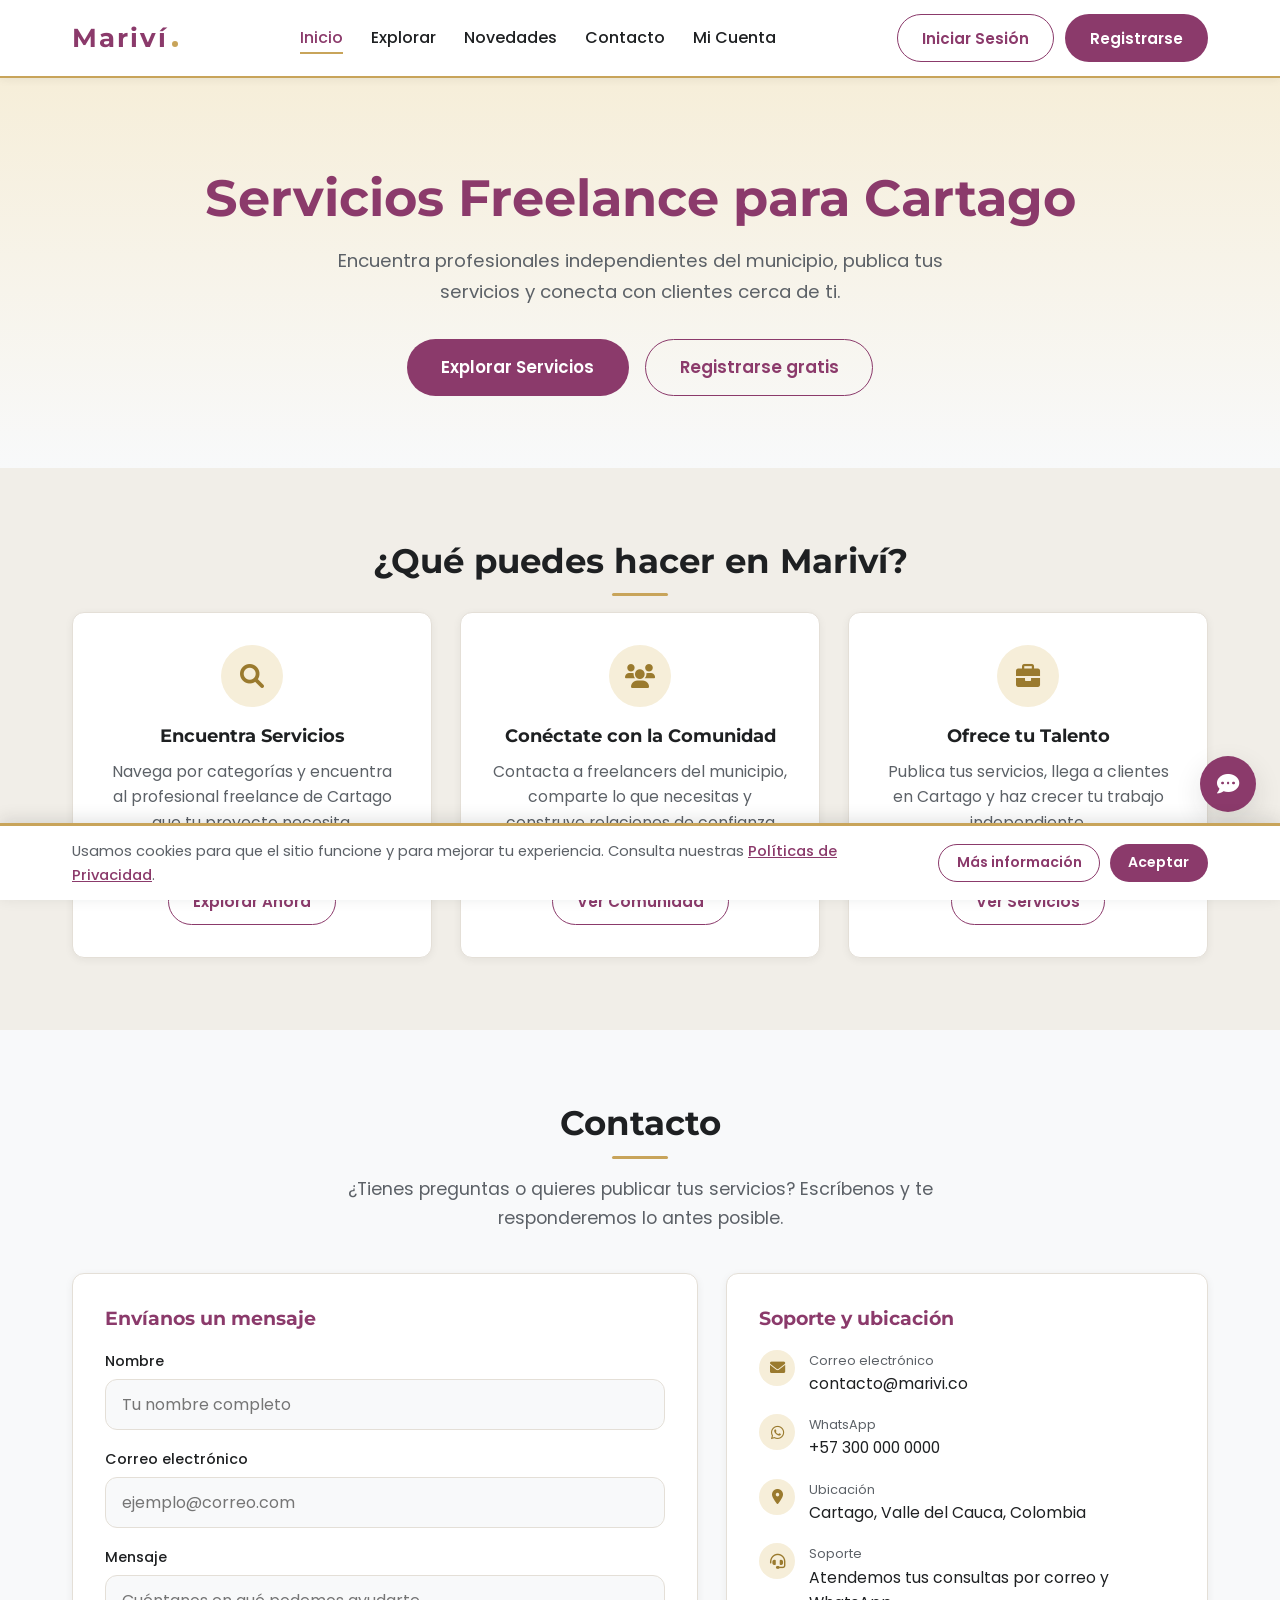
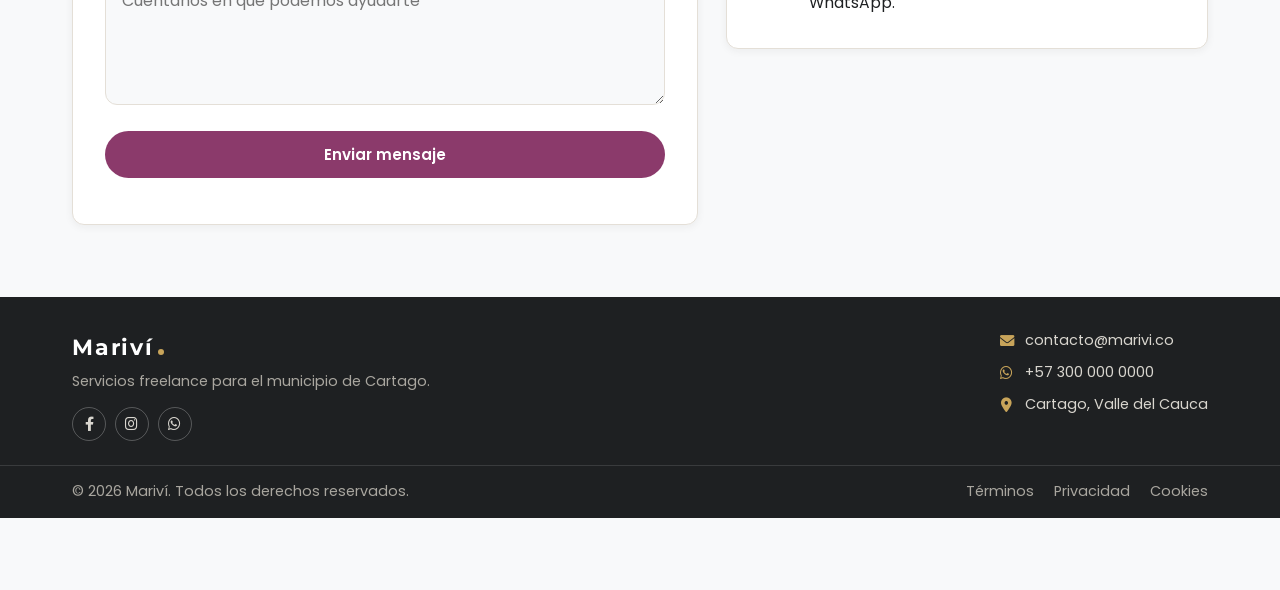
<file: index.html>
<!DOCTYPE html>
<html lang="es">
<head>
    <meta charset="UTF-8">
    <meta name="viewport" content="width=device-width, initial-scale=1.0">
    <title>Mariví - Servicios Freelance en Cartago</title>

    <link href="https://fonts.googleapis.com/css2?family=Montserrat:wght@600;700&family=Poppins:wght@400;500;600&display=swap" rel="stylesheet">
    <link rel="stylesheet" href="https://cdnjs.cloudflare.com/ajax/libs/font-awesome/6.0.0-beta3/css/all.min.css">
    <link rel="stylesheet" href="style.css">
</head>
<body>

    <header class="site-header">
        <div class="container header-inner">
            <a href="index.html" class="brand">Mariví</a>
            <nav class="main-nav">
                <a href="index.html" class="nav-link active" aria-current="page">Inicio</a>
                <a href="explorar.html" class="nav-link">Explorar</a>
                <a href="#novedades" class="nav-link js-open-news">Novedades</a>
                <a href="#contacto" class="nav-link">Contacto</a>
                <a href="perfil.html" class="nav-link">Mi Cuenta</a>
            </nav>
            <div class="header-actions">
                <a href="iniciar_sesion.html" class="btn btn-outline">Iniciar Sesión</a>
                <a href="registro.html" class="btn btn-primary">Registrarse</a>
            </div>
        </div>
    </header>

    <main>
        <section class="hero">
            <div class="container">
                <h1 class="hero-title">Servicios Freelance para Cartago</h1>
                <p class="hero-subtitle">
                    Encuentra profesionales independientes del municipio, publica tus servicios y conecta con clientes cerca de ti.
                </p>
                <div class="hero-buttons">
                    <a href="explorar.html" class="btn btn-primary btn-lg">Explorar Servicios</a>
                    <a href="registro.html" class="btn btn-outline btn-lg">Registrarse gratis</a>
                </div>
            </div>
        </section>

        <section class="section section-alt" id="servicios">
            <div class="container">
                <h2 class="section-title">¿Qué puedes hacer en Mariví?</h2>
                <div class="services-grid">
                    <div class="card service-card">
                        <div class="icon-container"><i class="fas fa-search"></i></div>
                        <h3>Encuentra Servicios</h3>
                        <p>Navega por categorías y encuentra al profesional freelance de Cartago que tu proyecto necesita.</p>
                        <a href="explorar.html" class="btn btn-outline">Explorar Ahora</a>
                    </div>

                    <div class="card service-card">
                        <div class="icon-container"><i class="fas fa-users"></i></div>
                        <h3>Conéctate con la Comunidad</h3>
                        <p>Contacta a freelancers del municipio, comparte lo que necesitas y construye relaciones de confianza cerca de ti.</p>
                        <a href="#contacto" class="btn btn-outline">Ver Comunidad</a>
                    </div>

                    <div class="card service-card">
                        <div class="icon-container"><i class="fas fa-briefcase"></i></div>
                        <h3>Ofrece tu Talento</h3>
                        <p>Publica tus servicios, llega a clientes en Cartago y haz crecer tu trabajo independiente.</p>
                        <a href="registro.html" class="btn btn-outline">Ver Servicios</a>
                    </div>
                </div>
            </div>
        </section>

        <section class="section" id="contacto">
            <div class="container">
                <h2 class="section-title">Contacto</h2>
                <p class="section-subtitle">¿Tienes preguntas o quieres publicar tus servicios? Escríbenos y te responderemos lo antes posible.</p>

                <div class="contact-grid">
                    <div class="card contact-card">
                        <h3>Envíanos un mensaje</h3>
                        <form id="contact-form" novalidate>
                            <div class="form-group">
                                <label for="contact-name">Nombre</label>
                                <input type="text" id="contact-name" name="nombre" class="form-control" placeholder="Tu nombre completo" required>
                            </div>
                            <div class="form-group">
                                <label for="contact-email">Correo electrónico</label>
                                <input type="email" id="contact-email" name="correo" class="form-control" placeholder="ejemplo@correo.com" required>
                            </div>
                            <div class="form-group">
                                <label for="contact-message">Mensaje</label>
                                <textarea id="contact-message" name="mensaje" class="form-control" placeholder="Cuéntanos en qué podemos ayudarte" required></textarea>
                            </div>
                            <button type="submit" class="btn btn-primary btn-block">Enviar mensaje</button>
                            <p class="form-status" id="contact-status" role="status" aria-live="polite"></p>
                        </form>
                    </div>

                    <div class="card contact-card">
                        <h3>Soporte y ubicación</h3>
                        <ul class="info-list">
                            <li>
                                <i class="fas fa-envelope"></i>
                                <span><small>Correo electrónico</small><a href="mailto:contacto@marivi.co">contacto@marivi.co</a></span>
                            </li>
                            <li>
                                <i class="fab fa-whatsapp"></i>
                                <span><small>WhatsApp</small><a href="https://wa.me/573000000000" target="_blank" rel="noopener">+57 300 000 0000</a></span>
                            </li>
                            <li>
                                <i class="fas fa-map-marker-alt"></i>
                                <span><small>Ubicación</small>Cartago, Valle del Cauca, Colombia</span>
                            </li>
                            <li>
                                <i class="fas fa-headset"></i>
                                <span><small>Soporte</small>Atendemos tus consultas por correo y WhatsApp.</span>
                            </li>
                        </ul>
                    </div>
                </div>
            </div>
        </section>
    </main>

    <footer class="site-footer">
        <div class="container footer-inner">
            <div class="footer-brand">
                <a href="index.html" class="brand">Mariví</a>
                <p>Servicios freelance para el municipio de Cartago.</p>
                <div class="footer-social">
                    <a href="#" aria-label="Facebook"><i class="fab fa-facebook-f"></i></a>
                    <a href="#" aria-label="Instagram"><i class="fab fa-instagram"></i></a>
                    <a href="https://wa.me/573000000000" target="_blank" rel="noopener" aria-label="WhatsApp"><i class="fab fa-whatsapp"></i></a>
                </div>
            </div>
            <ul class="footer-contact">
                <li><i class="fas fa-envelope"></i><a href="mailto:contacto@marivi.co">contacto@marivi.co</a></li>
                <li><i class="fab fa-whatsapp"></i><a href="https://wa.me/573000000000" target="_blank" rel="noopener">+57 300 000 0000</a></li>
                <li><i class="fas fa-map-marker-alt"></i><span>Cartago, Valle del Cauca</span></li>
            </ul>
        </div>
        <div class="footer-bottom">
            <div class="container footer-bottom-inner">
                <span>&copy; 2026 Mariví. Todos los derechos reservados.</span>
                <nav>
                    <a href="#" class="js-open-policy">Términos</a>
                    <a href="#" class="js-open-policy">Privacidad</a>
                    <a href="#" class="js-open-policy">Cookies</a>
                </nav>
            </div>
        </div>
    </footer>

    <div id="productsNewsPopup" class="popup-container" role="dialog" aria-modal="true" aria-label="Novedades">
        <div class="popup-content">
            <button type="button" class="back-btn js-close-news">&lt; Volver a la página principal</button>
            <button type="button" class="close-btn js-close-news" aria-label="Cerrar">&times;</button>

            <div class="popup-section">
                <h2 class="popup-section-title">Servicios Destacados</h2>
                <div class="products-grid">
                    <article class="card product-card">
                        <div class="card-media"><i class="fas fa-palette"></i></div>
                        <div class="card-body">
                            <h3>Diseño Gráfico</h3>
                            <p>Servicios freelance en Cartago</p>
                        </div>
                    </article>
                    <article class="card product-card">
                        <div class="card-media"><i class="fas fa-camera"></i></div>
                        <div class="card-body">
                            <h3>Fotografía y Video</h3>
                            <p>Servicios freelance en Cartago</p>
                        </div>
                    </article>
                    <article class="card product-card">
                        <div class="card-media"><i class="fas fa-bullhorn"></i></div>
                        <div class="card-body">
                            <h3>Marketing Digital</h3>
                            <p>Servicios freelance en Cartago</p>
                        </div>
                    </article>
                    <article class="card product-card">
                        <div class="card-media"><i class="fas fa-laptop-code"></i></div>
                        <div class="card-body">
                            <h3>Desarrollo Web</h3>
                            <p>Servicios freelance en Cartago</p>
                        </div>
                    </article>
                </div>
            </div>

            <div class="popup-section">
                <h2 class="popup-section-title">Novedades y Anuncios</h2>
                <div class="news-grid">
                    <article class="card news-card">
                        <div class="card-media"><i class="fas fa-newspaper"></i></div>
                        <div class="card-body">
                            <h3>Nuevos servicios disponibles en Mariví</h3>
                            <p>Cada semana se suman freelancers y categorías para atender las necesidades del municipio.</p>
                        </div>
                    </article>
                    <article class="card news-card">
                        <div class="card-media"><i class="fas fa-handshake"></i></div>
                        <div class="card-body">
                            <h3>Cómo contratar a un freelancer en Cartago</h3>
                            <p>Consejos prácticos para definir tu proyecto y elegir al profesional adecuado.</p>
                        </div>
                    </article>
                    <article class="card news-card">
                        <div class="card-media"><i class="fas fa-lightbulb"></i></div>
                        <div class="card-body">
                            <h3>Consejos para ofrecer tu servicio</h3>
                            <p>Aprende a presentar tu trabajo y a destacar frente a otros clientes locales.</p>
                        </div>
                    </article>
                </div>
            </div>
        </div>
    </div>

    <script src="script.js"></script>
</body>
</html>
</file>
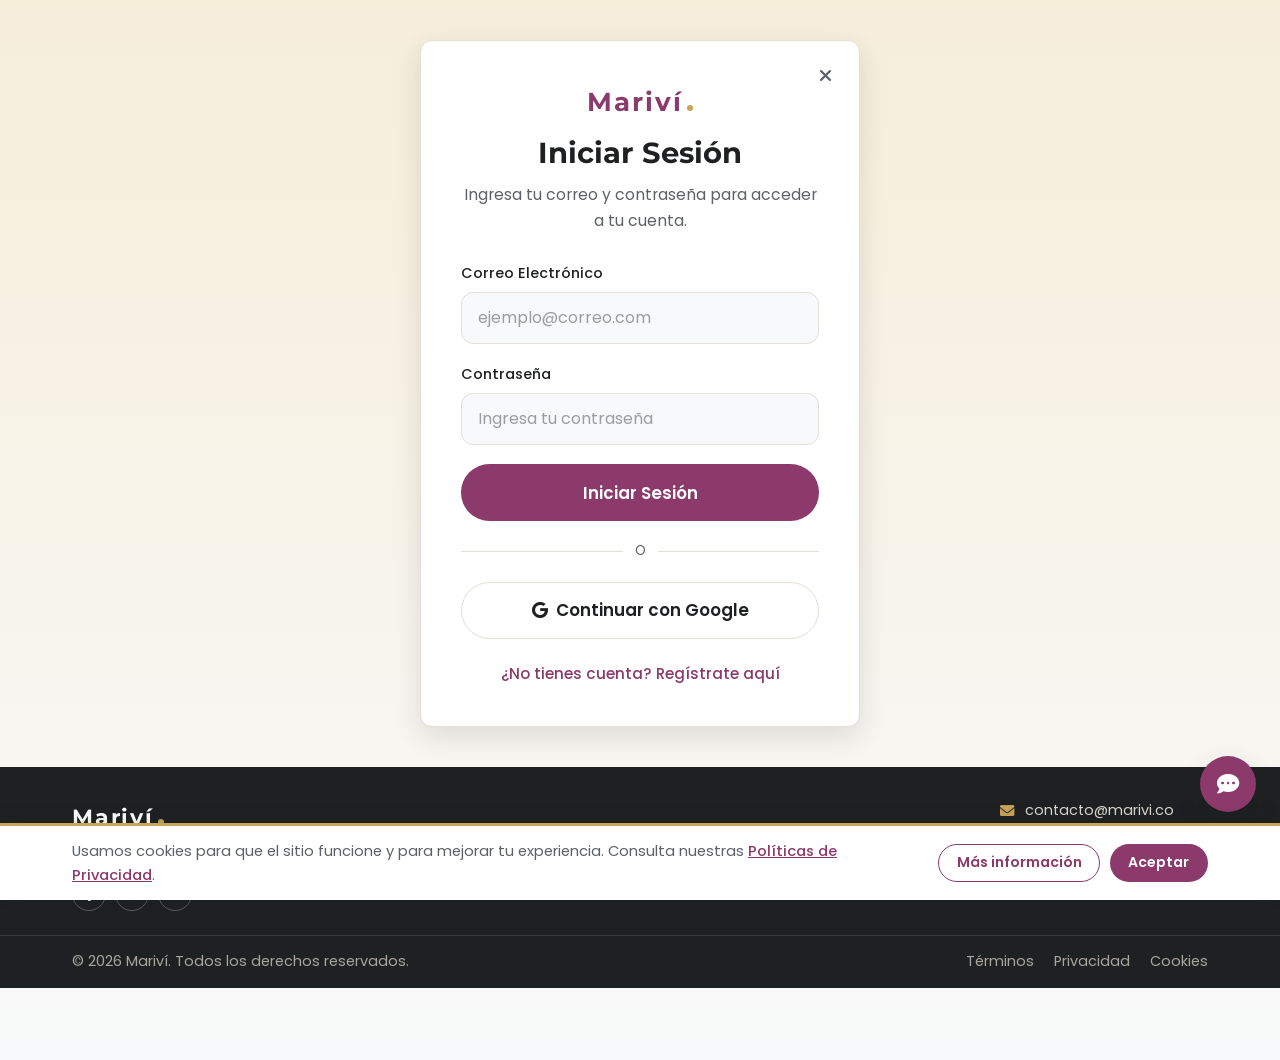
<file: iniciar_sesion.html>
<!DOCTYPE html>
<html lang="es">
<head>
    <meta charset="UTF-8">
    <meta name="viewport" content="width=device-width, initial-scale=1.0">
    <title>Mariví - Iniciar Sesión</title>

    <link href="https://fonts.googleapis.com/css2?family=Montserrat:wght@600;700&family=Poppins:wght@400;500;600&display=swap" rel="stylesheet">
    <link rel="stylesheet" href="https://cdnjs.cloudflare.com/ajax/libs/font-awesome/6.0.0-beta3/css/all.min.css">
    <link rel="stylesheet" href="style.css">
</head>
<body class="auth-page">

    <main class="auth-main">
        <div class="auth-card">
            <a href="index.html" class="auth-close" aria-label="Cerrar">
                <i class="fas fa-times"></i>
            </a>

            <a href="index.html" class="brand">Mariví</a>
            <h1 class="auth-title">Iniciar Sesión</h1>
            <p class="auth-subtitle">Ingresa tu correo y contraseña para acceder a tu cuenta.</p>

            <form action="iniciar_sesion.php" method="POST">
                <div class="input-group">
                    <label for="email">Correo Electrónico</label>
                    <input type="email" id="email" name="email" class="auth-input" placeholder="ejemplo@correo.com" required>
                </div>

                <div class="input-group">
                    <label for="password">Contraseña</label>
                    <input type="password" id="password" name="password" class="auth-input" placeholder="Ingresa tu contraseña" required>
                </div>

                <button type="submit" class="btn btn-primary btn-lg btn-block">Iniciar Sesión</button>
            </form>

            <p class="auth-divider">O</p>

            <button type="button" class="btn btn-google btn-lg">
                <i class="fab fa-google"></i> Continuar con Google
            </button>

            <a href="registro.html" class="auth-link">¿No tienes cuenta? Regístrate aquí</a>
        </div>
    </main>

    <footer class="site-footer">
        <div class="container footer-inner">
            <div class="footer-brand">
                <a href="index.html" class="brand">Mariví</a>
                <p>Servicios freelance para el municipio de Cartago.</p>
                <div class="footer-social">
                    <a href="#" aria-label="Facebook"><i class="fab fa-facebook-f"></i></a>
                    <a href="#" aria-label="Instagram"><i class="fab fa-instagram"></i></a>
                    <a href="https://wa.me/573000000000" target="_blank" rel="noopener" aria-label="WhatsApp"><i class="fab fa-whatsapp"></i></a>
                </div>
            </div>
            <ul class="footer-contact">
                <li><i class="fas fa-envelope"></i><a href="mailto:contacto@marivi.co">contacto@marivi.co</a></li>
                <li><i class="fab fa-whatsapp"></i><a href="https://wa.me/573000000000" target="_blank" rel="noopener">+57 300 000 0000</a></li>
                <li><i class="fas fa-map-marker-alt"></i><span>Cartago, Valle del Cauca</span></li>
            </ul>
        </div>
        <div class="footer-bottom">
            <div class="container footer-bottom-inner">
                <span>&copy; 2026 Mariví. Todos los derechos reservados.</span>
                <nav>
                    <a href="#">Términos</a>
                    <a href="#">Privacidad</a>
                    <a href="#" class="js-open-cookies">Cookies</a>
                </nav>
            </div>
        </div>
    </footer>

    <script src="script.js"></script>
</body>
</html>
</file>
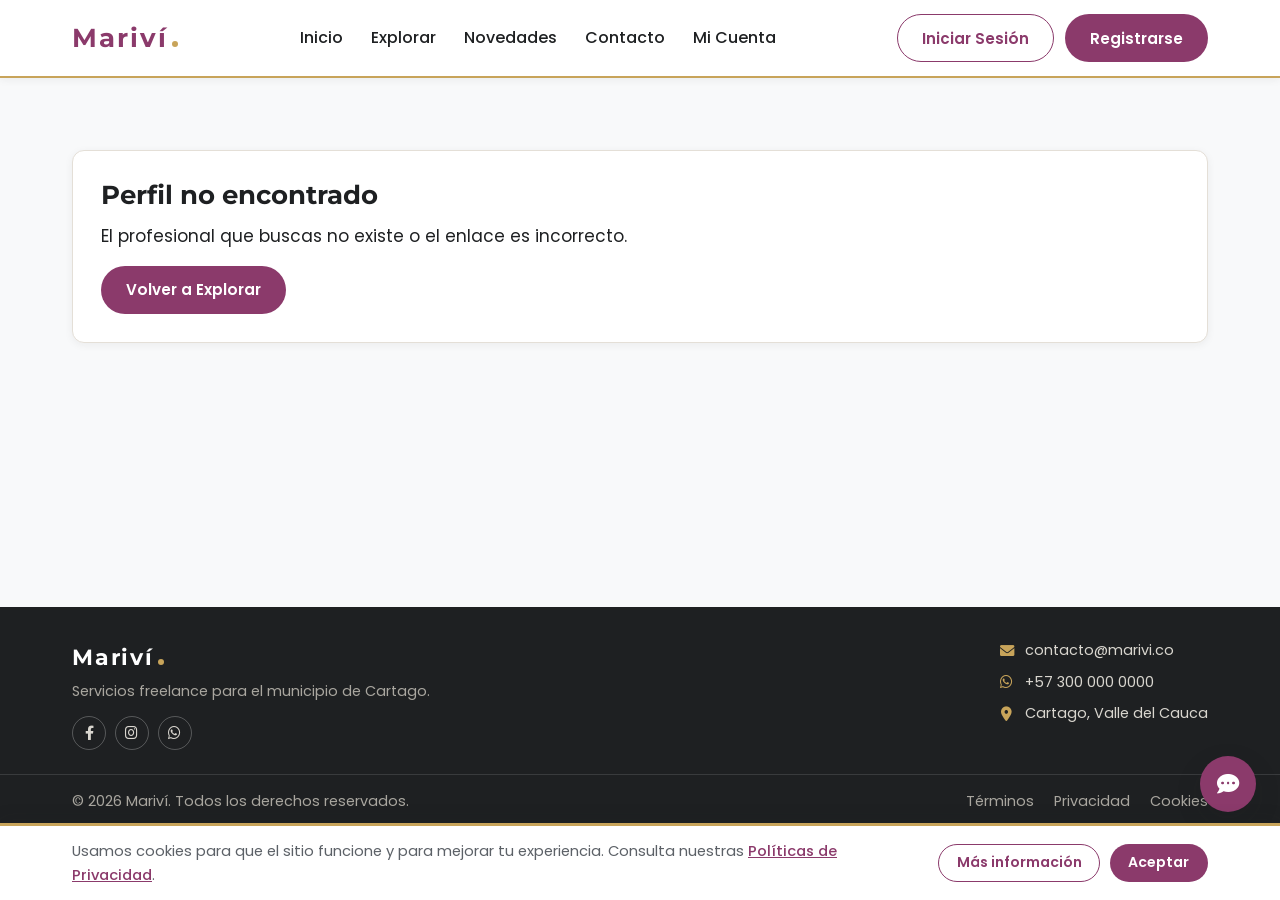
<file: perfil-publico.html>
<!DOCTYPE html>
<html lang="es">
<head>
    <meta charset="UTF-8">
    <meta name="viewport" content="width=device-width, initial-scale=1.0">
    <title>Mariví - Perfil</title>

    <link href="https://fonts.googleapis.com/css2?family=Montserrat:wght@600;700&family=Poppins:wght@400;500;600&display=swap" rel="stylesheet">
    <link rel="stylesheet" href="https://cdnjs.cloudflare.com/ajax/libs/font-awesome/6.0.0-beta3/css/all.min.css">
    <link rel="stylesheet" href="style.css">
</head>
<body>

    <header class="site-header">
        <div class="container header-inner">
            <a href="index.html" class="brand">Mariví</a>
            <nav class="main-nav">
                <a href="index.html" class="nav-link">Inicio</a>
                <a href="explorar.html" class="nav-link">Explorar</a>
                <a href="index.html#novedades" class="nav-link">Novedades</a>
                <a href="index.html#contacto" class="nav-link">Contacto</a>
                <a href="perfil.html" class="nav-link">Mi Cuenta</a>
            </nav>
            <div class="header-actions">
                <a href="iniciar_sesion.html" class="btn btn-outline">Iniciar Sesión</a>
                <a href="registro.html" class="btn btn-primary">Registrarse</a>
            </div>
        </div>
    </header>

    <main>
        <section class="section">
            <div class="container" id="public-profile"></div>
        </section>
    </main>

    <footer class="site-footer">
        <div class="container footer-inner">
            <div class="footer-brand">
                <a href="index.html" class="brand">Mariví</a>
                <p>Servicios freelance para el municipio de Cartago.</p>
                <div class="footer-social">
                    <a href="#" aria-label="Facebook"><i class="fab fa-facebook-f"></i></a>
                    <a href="#" aria-label="Instagram"><i class="fab fa-instagram"></i></a>
                    <a href="https://wa.me/573000000000" target="_blank" rel="noopener" aria-label="WhatsApp"><i class="fab fa-whatsapp"></i></a>
                </div>
            </div>
            <ul class="footer-contact">
                <li><i class="fas fa-envelope"></i><a href="mailto:contacto@marivi.co">contacto@marivi.co</a></li>
                <li><i class="fab fa-whatsapp"></i><a href="https://wa.me/573000000000" target="_blank" rel="noopener">+57 300 000 0000</a></li>
                <li><i class="fas fa-map-marker-alt"></i><span>Cartago, Valle del Cauca</span></li>
            </ul>
        </div>
        <div class="footer-bottom">
            <div class="container footer-bottom-inner">
                <span>&copy; 2026 Mariví. Todos los derechos reservados.</span>
                <nav>
                    <a href="#" class="js-open-policy">Términos</a>
                    <a href="#" class="js-open-policy">Privacidad</a>
                    <a href="#" class="js-open-policy">Cookies</a>
                </nav>
            </div>
        </div>
    </footer>

    <script src="script.js"></script>
</body>
</html>
</file>
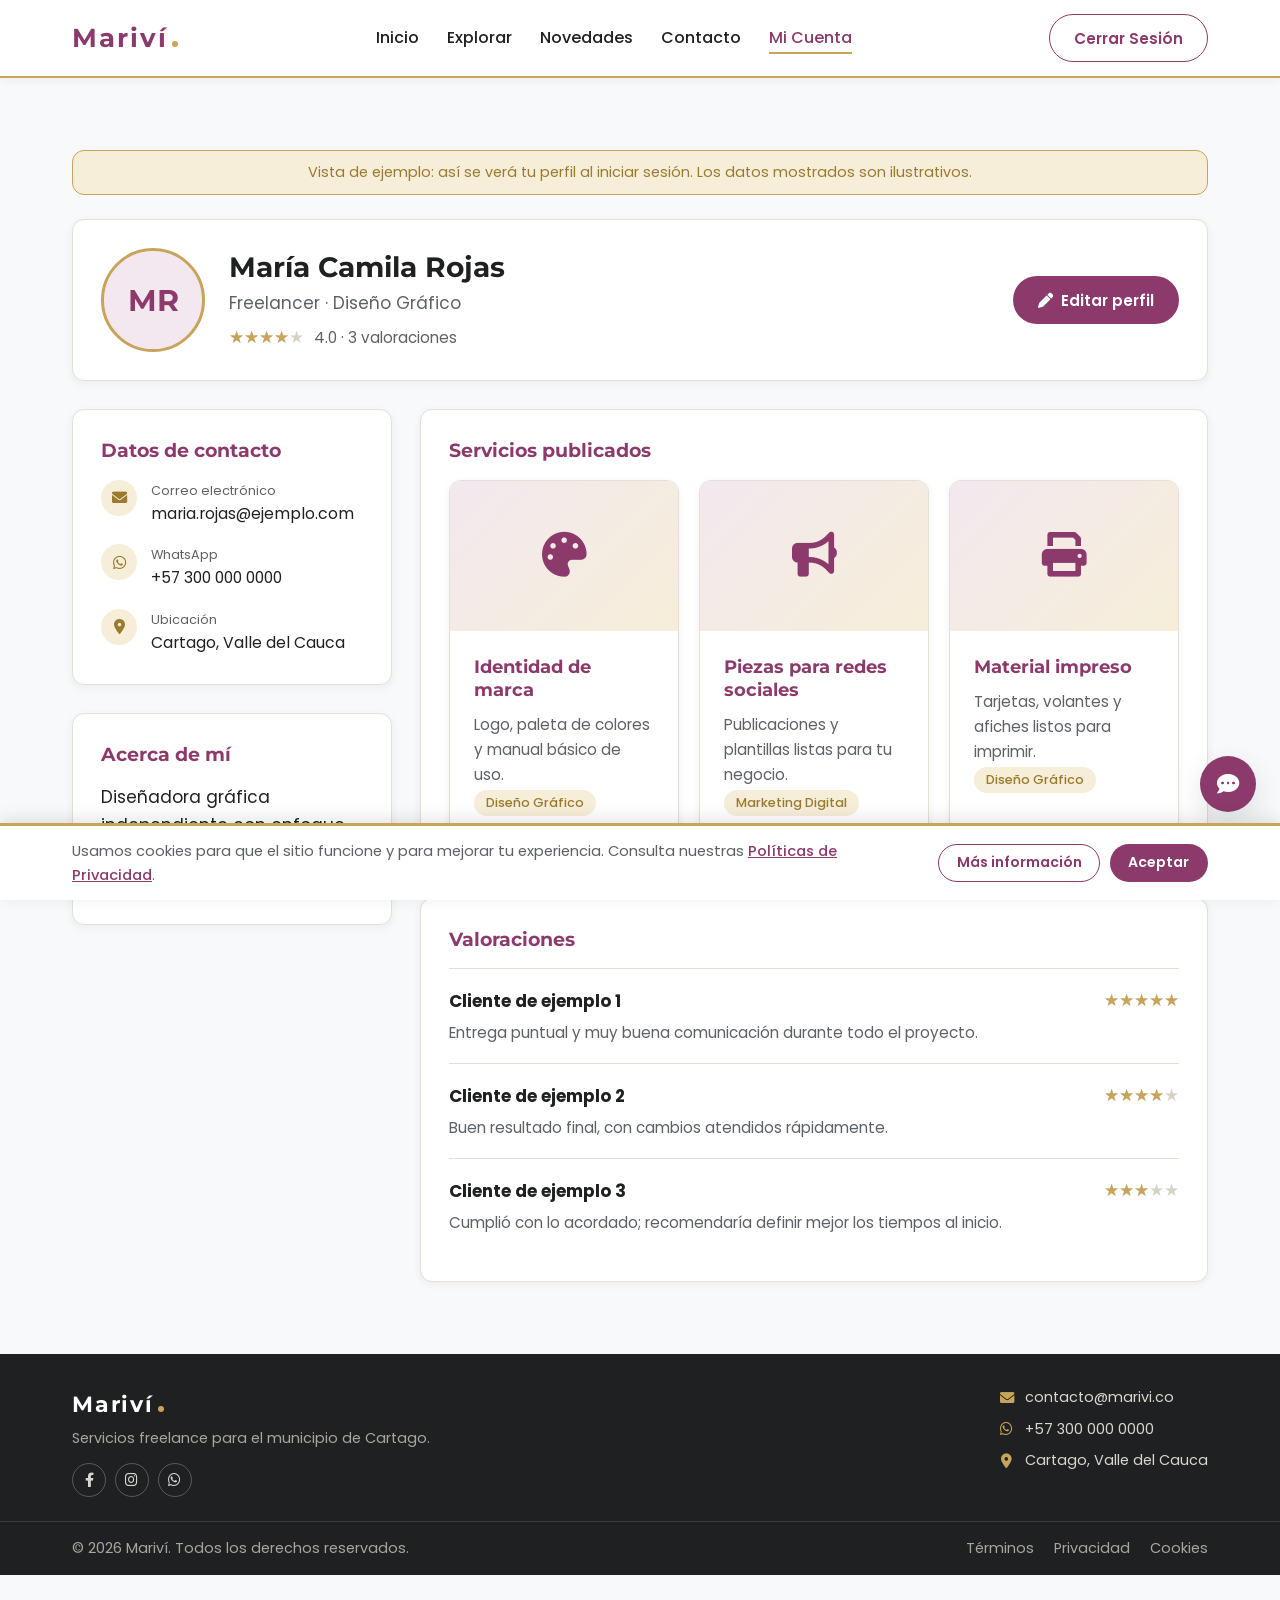
<file: perfil.html>
<!DOCTYPE html>
<html lang="es">
<head>
    <meta charset="UTF-8">
    <meta name="viewport" content="width=device-width, initial-scale=1.0">
    <title>Mariví - Mi Cuenta</title>

    <link href="https://fonts.googleapis.com/css2?family=Montserrat:wght@600;700&family=Poppins:wght@400;500;600&display=swap" rel="stylesheet">
    <link rel="stylesheet" href="https://cdnjs.cloudflare.com/ajax/libs/font-awesome/6.0.0-beta3/css/all.min.css">
    <link rel="stylesheet" href="style.css">
</head>
<body>

    <header class="site-header">
        <div class="container header-inner">
            <a href="index.html" class="brand">Mariví</a>
            <nav class="main-nav">
                <a href="index.html" class="nav-link">Inicio</a>
                <a href="explorar.html" class="nav-link">Explorar</a>
                <a href="index.html#novedades" class="nav-link">Novedades</a>
                <a href="index.html#contacto" class="nav-link">Contacto</a>
                <a href="perfil.html" class="nav-link active" aria-current="page">Mi Cuenta</a>
            </nav>
            <div class="header-actions">
                <a href="index.html" class="btn btn-outline">Cerrar Sesión</a>
            </div>
        </div>
    </header>

    <main>
        <section class="section">
            <div class="container">
                <p class="demo-note">Vista de ejemplo: así se verá tu perfil al iniciar sesión. Los datos mostrados son ilustrativos.</p>

                <div class="card profile-head">
                    <div class="avatar" aria-label="Foto de perfil">MR</div>
                    <div class="profile-meta">
                        <h1 data-editable>María Camila Rojas</h1>
                        <p class="profile-role" data-editable>Freelancer · Diseño Gráfico</p>
                        <div class="rating-summary">
                            <span class="stars" style="--pct: 80%" role="img" aria-label="4.0 de 5 estrellas"></span>
                            <span>4.0 · 3 valoraciones</span>
                        </div>
                    </div>
                    <button type="button" id="edit-profile-btn" class="btn btn-primary"><i class="fas fa-pen"></i> <span>Editar perfil</span></button>
                </div>

                <div class="profile-grid">
                    <aside class="profile-side">
                        <div class="card profile-block">
                            <h2>Datos de contacto</h2>
                            <ul class="info-list">
                                <li><i class="fas fa-envelope"></i><span><small>Correo electrónico</small><span data-editable>maria.rojas@ejemplo.com</span></span></li>
                                <li><i class="fab fa-whatsapp"></i><span><small>WhatsApp</small><span data-editable>+57 300 000 0000</span></span></li>
                                <li><i class="fas fa-map-marker-alt"></i><span><small>Ubicación</small><span data-editable>Cartago, Valle del Cauca</span></span></li>
                            </ul>
                        </div>
                        <div class="card profile-block">
                            <h2>Acerca de mí</h2>
                            <p data-editable>Diseñadora gráfica independiente con enfoque en identidad visual para negocios locales de Cartago.</p>
                        </div>
                    </aside>

                    <div class="profile-main">
                        <div class="card profile-block">
                            <h2>Servicios publicados</h2>
                            <div class="profile-services">
                                <article class="card">
                                    <div class="card-media"><i class="fas fa-palette"></i></div>
                                    <div class="card-body">
                                        <h3>Identidad de marca</h3>
                                        <p>Logo, paleta de colores y manual básico de uso.</p>
                                        <span class="tag">Diseño Gráfico</span>
                                    </div>
                                </article>
                                <article class="card">
                                    <div class="card-media"><i class="fas fa-bullhorn"></i></div>
                                    <div class="card-body">
                                        <h3>Piezas para redes sociales</h3>
                                        <p>Publicaciones y plantillas listas para tu negocio.</p>
                                        <span class="tag">Marketing Digital</span>
                                    </div>
                                </article>
                                <article class="card">
                                    <div class="card-media"><i class="fas fa-print"></i></div>
                                    <div class="card-body">
                                        <h3>Material impreso</h3>
                                        <p>Tarjetas, volantes y afiches listos para imprimir.</p>
                                        <span class="tag">Diseño Gráfico</span>
                                    </div>
                                </article>
                            </div>
                        </div>

                        <div class="card profile-block">
                            <h2>Valoraciones</h2>
                            <div class="review">
                                <div class="review-head">
                                    <strong>Cliente de ejemplo 1</strong>
                                    <span class="stars" style="--pct: 100%" role="img" aria-label="5 de 5 estrellas"></span>
                                </div>
                                <p>Entrega puntual y muy buena comunicación durante todo el proyecto.</p>
                            </div>
                            <div class="review">
                                <div class="review-head">
                                    <strong>Cliente de ejemplo 2</strong>
                                    <span class="stars" style="--pct: 80%" role="img" aria-label="4 de 5 estrellas"></span>
                                </div>
                                <p>Buen resultado final, con cambios atendidos rápidamente.</p>
                            </div>
                            <div class="review">
                                <div class="review-head">
                                    <strong>Cliente de ejemplo 3</strong>
                                    <span class="stars" style="--pct: 60%" role="img" aria-label="3 de 5 estrellas"></span>
                                </div>
                                <p>Cumplió con lo acordado; recomendaría definir mejor los tiempos al inicio.</p>
                            </div>
                        </div>
                    </div>
                </div>
            </div>
        </section>
    </main>

    <footer class="site-footer">
        <div class="container footer-inner">
            <div class="footer-brand">
                <a href="index.html" class="brand">Mariví</a>
                <p>Servicios freelance para el municipio de Cartago.</p>
                <div class="footer-social">
                    <a href="#" aria-label="Facebook"><i class="fab fa-facebook-f"></i></a>
                    <a href="#" aria-label="Instagram"><i class="fab fa-instagram"></i></a>
                    <a href="https://wa.me/573000000000" target="_blank" rel="noopener" aria-label="WhatsApp"><i class="fab fa-whatsapp"></i></a>
                </div>
            </div>
            <ul class="footer-contact">
                <li><i class="fas fa-envelope"></i><a href="mailto:contacto@marivi.co">contacto@marivi.co</a></li>
                <li><i class="fab fa-whatsapp"></i><a href="https://wa.me/573000000000" target="_blank" rel="noopener">+57 300 000 0000</a></li>
                <li><i class="fas fa-map-marker-alt"></i><span>Cartago, Valle del Cauca</span></li>
            </ul>
        </div>
        <div class="footer-bottom">
            <div class="container footer-bottom-inner">
                <span>&copy; 2026 Mariví. Todos los derechos reservados.</span>
                <nav>
                    <a href="#" class="js-open-policy">Términos</a>
                    <a href="#" class="js-open-policy">Privacidad</a>
                    <a href="#" class="js-open-policy">Cookies</a>
                </nav>
            </div>
        </div>
    </footer>

    <script src="script.js"></script>
</body>
</html>
</file>
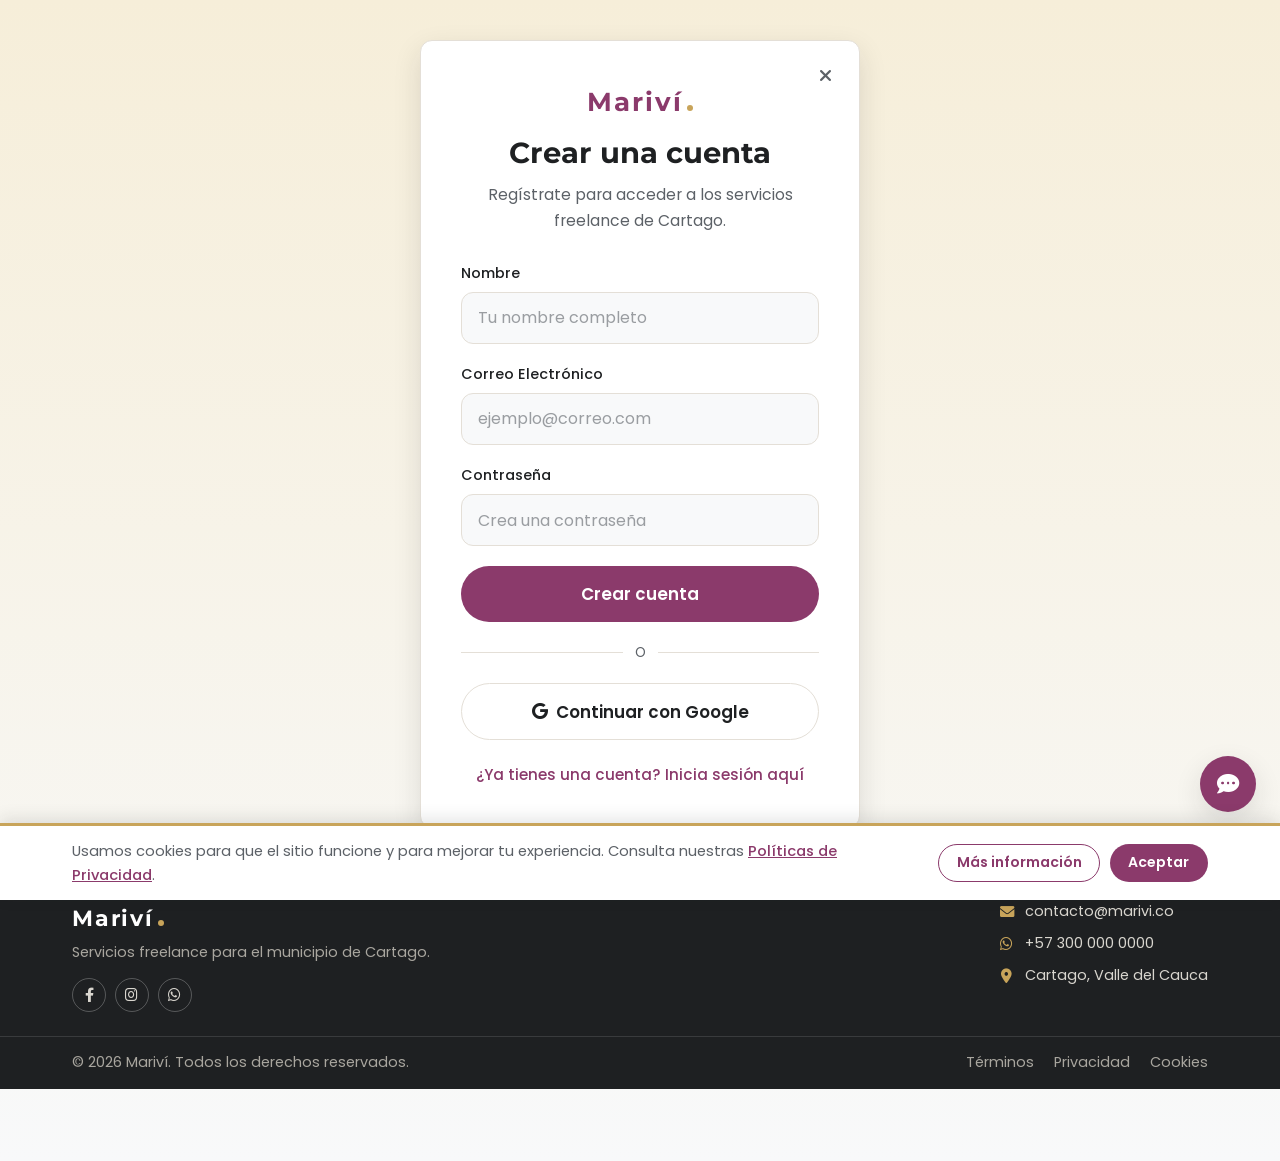
<file: registro.html>
<!DOCTYPE html>
<html lang="es">
<head>
    <meta charset="UTF-8">
    <meta name="viewport" content="width=device-width, initial-scale=1.0">
    <title>Mariví - Crear Cuenta</title>

    <link href="https://fonts.googleapis.com/css2?family=Montserrat:wght@600;700&family=Poppins:wght@400;500;600&display=swap" rel="stylesheet">
    <link rel="stylesheet" href="https://cdnjs.cloudflare.com/ajax/libs/font-awesome/6.0.0-beta3/css/all.min.css">
    <link rel="stylesheet" href="style.css">
</head>
<body class="auth-page">

    <main class="auth-main">
        <div class="auth-card">
            <a href="index.html" class="auth-close" aria-label="Cerrar">
                <i class="fas fa-times"></i>
            </a>

            <a href="index.html" class="brand">Mariví</a>
            <h1 class="auth-title">Crear una cuenta</h1>
            <p class="auth-subtitle">Regístrate para acceder a los servicios freelance de Cartago.</p>

            <form action="registro_usuario.php" method="POST">
                <div class="input-group">
                    <label for="name">Nombre</label>
                    <input type="text" id="name" name="name" class="auth-input" placeholder="Tu nombre completo" required>
                </div>

                <div class="input-group">
                    <label for="email">Correo Electrónico</label>
                    <input type="email" id="email" name="email" class="auth-input" placeholder="ejemplo@correo.com" required>
                </div>

                <div class="input-group">
                    <label for="password">Contraseña</label>
                    <input type="password" id="password" name="password" class="auth-input" placeholder="Crea una contraseña" required>
                </div>

                <button type="submit" class="btn btn-primary btn-lg btn-block">Crear cuenta</button>
            </form>

            <p class="auth-divider">O</p>

            <button type="button" class="btn btn-google btn-lg">
                <i class="fab fa-google"></i> Continuar con Google
            </button>

            <a href="iniciar_sesion.html" class="auth-link">¿Ya tienes una cuenta? Inicia sesión aquí</a>
        </div>
    </main>

    <footer class="site-footer">
        <div class="container footer-inner">
            <div class="footer-brand">
                <a href="index.html" class="brand">Mariví</a>
                <p>Servicios freelance para el municipio de Cartago.</p>
                <div class="footer-social">
                    <a href="#" aria-label="Facebook"><i class="fab fa-facebook-f"></i></a>
                    <a href="#" aria-label="Instagram"><i class="fab fa-instagram"></i></a>
                    <a href="https://wa.me/573000000000" target="_blank" rel="noopener" aria-label="WhatsApp"><i class="fab fa-whatsapp"></i></a>
                </div>
            </div>
            <ul class="footer-contact">
                <li><i class="fas fa-envelope"></i><a href="mailto:contacto@marivi.co">contacto@marivi.co</a></li>
                <li><i class="fab fa-whatsapp"></i><a href="https://wa.me/573000000000" target="_blank" rel="noopener">+57 300 000 0000</a></li>
                <li><i class="fas fa-map-marker-alt"></i><span>Cartago, Valle del Cauca</span></li>
            </ul>
        </div>
        <div class="footer-bottom">
            <div class="container footer-bottom-inner">
                <span>&copy; 2026 Mariví. Todos los derechos reservados.</span>
                <nav>
                    <a href="#">Términos</a>
                    <a href="#">Privacidad</a>
                    <a href="#" class="js-open-cookies">Cookies</a>
                </nav>
            </div>
        </div>
    </footer>

    <script src="script.js"></script>
</body>
</html>
</file>
<file: style.css>
/* ===== Mariví · Hoja de estilos unificada ===== */
:root {
    --primary: #8B3A6B;
    --primary-dark: #6F2D54;
    --primary-soft: #F3E8EF;
    --gold: #C8A45A;
    --gold-dark: #9A7A2E;
    --gold-soft: #F6EED9;
    --bg: #F8F9FA;
    --bg-alt: #F1EEE8;
    --surface: #FFFFFF;
    --text: #1E2022;
    --muted: #5C6167;
    --border: #E4DFD7;
    --star-off: #D8D2C6;
    --radius: 12px;
    --shadow-sm: 0 2px 8px rgba(30, 32, 34, 0.06);
    --shadow-md: 0 10px 28px rgba(30, 32, 34, 0.12);
}

*, *::before, *::after { box-sizing: border-box; }
html { font-size: 100%; scroll-behavior: smooth; }
[id] { scroll-margin-top: 6rem; }

body {
    display: flex;
    flex-direction: column;
    min-height: 100vh;
    margin: 0;
    background: var(--bg);
    color: var(--text);
    font-family: 'Poppins', sans-serif;
    font-size: 1.0625rem;
    line-height: 1.65;
    overflow-x: hidden;
    -webkit-font-smoothing: antialiased;
}
main { flex: 1; }

h1, h2, h3, h4 {
    font-family: 'Montserrat', sans-serif;
    line-height: 1.25;
    margin: 0 0 0.7rem;
    color: var(--text);
}
p { margin: 0 0 1rem; }
a { color: inherit; }
ul { list-style: none; margin: 0; padding: 0; }
:focus-visible { outline: 3px solid var(--gold); outline-offset: 2px; }

::-webkit-scrollbar { width: 10px; }
::-webkit-scrollbar-track { background: var(--bg-alt); }
::-webkit-scrollbar-thumb { background: #B9B2A6; border-radius: 10px; }
::-webkit-scrollbar-thumb:hover { background: #9C9588; }

.container { width: 100%; max-width: 1200px; margin: 0 auto; padding: 0 2rem; }
.section { padding: 4.5rem 0; }
.section-alt { background: var(--bg-alt); }

.section-title { font-size: 2.1rem; text-align: center; margin-bottom: 1rem; }
.section-title::after {
    content: "";
    display: block;
    width: 56px;
    height: 3px;
    margin: 0.7rem auto 0;
    background: var(--gold);
    border-radius: 2px;
}
.section-subtitle {
    max-width: 680px;
    margin: 0 auto 2.5rem;
    text-align: center;
    color: var(--muted);
    font-size: 1.1rem;
}

/* ===== Botones ===== */
.btn {
    display: inline-flex;
    align-items: center;
    justify-content: center;
    gap: 0.5rem;
    padding: 0.7rem 1.5rem;
    border: 1.5px solid transparent;
    border-radius: 999px;
    font: 600 0.95rem 'Poppins', sans-serif;
    text-decoration: none;
    white-space: nowrap;
    cursor: pointer;
    transition: background 0.2s, color 0.2s, transform 0.2s, box-shadow 0.2s;
}
.btn-primary { background: var(--primary); color: #fff; }
.btn-primary:hover { background: var(--primary-dark); transform: translateY(-2px); box-shadow: var(--shadow-sm); }
.btn-outline { background: transparent; color: var(--primary); border-color: var(--primary); }
.btn-outline:hover { background: var(--primary-soft); }
.btn-lg { padding: 0.9rem 2.1rem; font-size: 1.05rem; }
.btn-sm { padding: 0.45rem 1.1rem; font-size: 0.88rem; }
.btn-block { width: 100%; }

/* ===== Estrellas ===== */
.stars {
    position: relative;
    display: inline-block;
    color: var(--star-off);
    font-size: 1.05rem;
    line-height: 1;
    white-space: nowrap;
}
.stars::before { content: "★★★★★"; }
.stars::after {
    content: "★★★★★";
    position: absolute;
    left: 0;
    top: 0;
    width: var(--pct, 0%);
    overflow: hidden;
    color: var(--gold);
}

/* ===== Header ===== */
.site-header {
    position: sticky;
    top: 0;
    z-index: 1000;
    background: var(--surface);
    border-bottom: 2px solid var(--gold);
    box-shadow: var(--shadow-sm);
}
.header-inner {
    display: flex;
    align-items: center;
    justify-content: space-between;
    flex-wrap: wrap;
    gap: 0.7rem 1.5rem;
    padding-top: 0.9rem;
    padding-bottom: 0.9rem;
}
.brand {
    flex-shrink: 0;
    font-family: 'Montserrat', sans-serif;
    font-weight: 700;
    font-size: 1.6rem;
    letter-spacing: 0.08em;
    color: var(--primary);
    text-decoration: none;
}
.brand::after {
    content: "";
    display: inline-block;
    width: 6px;
    height: 6px;
    margin-left: 4px;
    border-radius: 50%;
    background: var(--gold);
}
.main-nav {
    flex: 1;
    display: flex;
    justify-content: center;
    flex-wrap: wrap;
    gap: 0.5rem 1.75rem;
}
.nav-link {
    position: relative;
    padding: 0.2rem 0;
    font-size: 1rem;
    font-weight: 500;
    color: var(--text);
    text-decoration: none;
    transition: color 0.2s;
}
.nav-link::after {
    content: "";
    position: absolute;
    left: 0;
    bottom: 0;
    width: 0;
    height: 2px;
    background: var(--gold);
    transition: width 0.25s;
}
.nav-link:hover, .nav-link.active { color: var(--primary); }
.nav-link:hover::after, .nav-link.active::after { width: 100%; }
.header-actions { display: flex; gap: 0.7rem; flex-shrink: 0; }

/* ===== Hero ===== */
.hero {
    padding: 5.5rem 0 4.5rem;
    text-align: center;
    background: linear-gradient(180deg, var(--gold-soft) 0%, var(--bg) 100%);
}
.hero-title {
    font-size: clamp(2.2rem, 4.6vw, 3.2rem);
    color: var(--primary);
    margin-bottom: 1rem;
}
.hero-subtitle { max-width: 640px; margin: 0 auto 2rem; color: var(--muted); font-size: 1.15rem; }
.hero-buttons { display: flex; flex-wrap: wrap; justify-content: center; gap: 1rem; }

/* ===== Tarjetas ===== */
.card {
    background: var(--surface);
    border: 1px solid var(--border);
    border-radius: var(--radius);
    box-shadow: var(--shadow-sm);
    overflow: hidden;
    transition: transform 0.25s, box-shadow 0.25s;
}
.card:hover { transform: translateY(-3px); box-shadow: var(--shadow-md); }
.card-media {
    height: 150px;
    display: flex;
    align-items: center;
    justify-content: center;
    font-size: 2.8rem;
    color: var(--primary);
    background: linear-gradient(135deg, var(--primary-soft), var(--gold-soft));
}
.card-body { padding: 1.5rem; }
.card-body h3 { font-size: 1.15rem; color: var(--primary); }
.card-body p { margin: 0; font-size: 0.95rem; color: var(--muted); }

.services-grid, .products-grid, .news-grid { display: grid; gap: 1.75rem; }
.services-grid { grid-template-columns: repeat(auto-fit, minmax(260px, 1fr)); }
.products-grid { grid-template-columns: repeat(auto-fit, minmax(210px, 1fr)); }
.news-grid { grid-template-columns: repeat(auto-fit, minmax(250px, 1fr)); }

.service-card {
    display: flex;
    flex-direction: column;
    align-items: center;
    padding: 2rem;
    text-align: center;
}
.service-card h3 { font-size: 1.15rem; }
.service-card p { flex-grow: 1; font-size: 0.98rem; color: var(--muted); }
.icon-container {
    width: 62px;
    height: 62px;
    display: flex;
    align-items: center;
    justify-content: center;
    margin-bottom: 1.1rem;
    border-radius: 50%;
    background: var(--gold-soft);
    color: var(--gold-dark);
    font-size: 1.5rem;
}

/* ===== Búsqueda ===== */
.search-bar {
    display: flex;
    align-items: center;
    gap: 0.7rem;
    max-width: 760px;
    margin: 0 auto 2.5rem;
    padding: 0.45rem 0.45rem 0.45rem 1.4rem;
    background: var(--surface);
    border: 1px solid var(--border);
    border-radius: 999px;
    box-shadow: var(--shadow-sm);
}
.search-input {
    flex: 1;
    min-width: 0;
    border: none;
    background: transparent;
    color: var(--text);
    font: 1rem 'Poppins', sans-serif;
}
.search-input:focus { outline: none; }
.search-input::placeholder { color: var(--muted); opacity: 0.8; }
.search-bar:focus-within { border-color: var(--primary); box-shadow: 0 0 0 3px var(--primary-soft); }

/* ===== Explorar: filtros y perfiles ===== */
.explore-layout {
    display: grid;
    grid-template-columns: 270px 1fr;
    gap: 2rem;
    align-items: start;
}
.filters { padding: 1.5rem; position: sticky; top: 6rem; }
.filters:hover { transform: none; box-shadow: var(--shadow-sm); }
.filters-head { display: flex; justify-content: space-between; align-items: center; margin-bottom: 1.25rem; }
.filters-head h2 { margin: 0; font-size: 1.15rem; }
.link-btn {
    padding: 0;
    border: none;
    background: none;
    color: var(--primary);
    font: 500 0.9rem 'Poppins', sans-serif;
    text-decoration: underline;
    cursor: pointer;
}
.link-btn:hover { color: var(--primary-dark); }
.results-count { margin: 0 0 1rem; font-size: 0.95rem; color: var(--muted); }
.profiles-grid { display: grid; grid-template-columns: repeat(auto-fill, minmax(210px, 1fr)); gap: 1.5rem; }
.profile-card {
    display: flex;
    flex-direction: column;
    align-items: center;
    padding: 1.5rem;
    text-align: center;
}
.profile-photo {
    width: 96px;
    height: 96px;
    margin-bottom: 0.9rem;
    border: 3px solid var(--gold);
    border-radius: 50%;
    background: var(--primary-soft);
    object-fit: cover;
}
.profile-card h3 { font-size: 1.05rem; margin-bottom: 0.4rem; }
.profile-loc { margin: 0.6rem 0 0.4rem; font-size: 0.9rem; color: var(--muted); }
.rating-row { display: flex; align-items: center; gap: 0.5rem; margin-bottom: 1rem; font-size: 0.88rem; color: var(--muted); }
.profile-card .btn { margin-top: auto; width: 100%; }
.no-results { padding: 2.5rem 1rem; text-align: center; color: var(--muted); }
.no-results[hidden] { display: none; }
.tag {
    display: inline-block;
    padding: 0.15rem 0.75rem;
    border-radius: 999px;
    background: var(--gold-soft);
    color: var(--gold-dark);
    font-size: 0.8rem;
    font-weight: 500;
}

/* ===== Formularios ===== */
.form-group { margin-bottom: 1.1rem; }
.form-group label { display: block; margin-bottom: 0.35rem; font-size: 0.9rem; font-weight: 500; }
.form-control {
    width: 100%;
    padding: 0.75rem 1rem;
    border: 1px solid var(--border);
    border-radius: var(--radius);
    background: var(--bg);
    color: var(--text);
    font: 1rem 'Poppins', sans-serif;
    transition: border-color 0.2s, box-shadow 0.2s;
}
.form-control:focus {
    outline: none;
    border-color: var(--primary);
    background: #fff;
    box-shadow: 0 0 0 3px var(--primary-soft);
}
textarea.form-control { min-height: 130px; resize: vertical; }
.form-status { margin: 0.9rem 0 0; font-size: 0.9rem; color: var(--gold-dark); }

/* ===== Contacto ===== */
.contact-grid { display: grid; grid-template-columns: 1.3fr 1fr; gap: 1.75rem; align-items: start; }
.contact-card { padding: 2rem; }
.contact-card:hover { transform: none; box-shadow: var(--shadow-sm); }
.contact-card h3 { font-size: 1.2rem; color: var(--primary); margin-bottom: 1.25rem; }
.info-list li { display: flex; align-items: flex-start; gap: 0.85rem; margin-bottom: 1.1rem; font-size: 0.98rem; }
.info-list li:last-child { margin-bottom: 0; }
.info-list i {
    flex-shrink: 0;
    width: 36px;
    height: 36px;
    display: flex;
    align-items: center;
    justify-content: center;
    border-radius: 50%;
    background: var(--gold-soft);
    color: var(--gold-dark);
    font-size: 0.95rem;
}
.info-list small { display: block; color: var(--muted); font-size: 0.8rem; }
.info-list a { text-decoration: none; color: var(--text); word-break: break-word; }
.info-list a:hover { color: var(--primary); }

/* ===== Perfil (propio y público) ===== */
.demo-note {
    margin-bottom: 1.5rem;
    padding: 0.6rem 1rem;
    background: var(--gold-soft);
    border: 1px solid var(--gold);
    border-radius: var(--radius);
    color: var(--gold-dark);
    font-size: 0.9rem;
    text-align: center;
}
.back-link {
    display: inline-block;
    margin-bottom: 1.25rem;
    color: var(--primary);
    font-weight: 500;
    text-decoration: none;
}
.back-link:hover { color: var(--gold-dark); }
.profile-head {
    display: flex;
    align-items: center;
    flex-wrap: wrap;
    gap: 1.5rem;
    padding: 1.75rem;
    margin-bottom: 1.75rem;
}
.profile-head:hover, .profile-block:hover { transform: none; box-shadow: var(--shadow-sm); }
.avatar {
    flex-shrink: 0;
    width: 104px;
    height: 104px;
    display: flex;
    align-items: center;
    justify-content: center;
    border: 3px solid var(--gold);
    border-radius: 50%;
    background: var(--primary-soft);
    color: var(--primary);
    font: 700 1.9rem 'Montserrat', sans-serif;
}
.profile-photo-lg { width: 112px; height: 112px; margin-bottom: 0; flex-shrink: 0; }
.profile-meta { flex: 1; min-width: 240px; }
.profile-meta h1 { font-size: 1.75rem; margin-bottom: 0.25rem; }
.profile-role { margin: 0 0 0.5rem; color: var(--muted); }
.rating-summary { display: flex; align-items: center; flex-wrap: wrap; gap: 0.6rem; font-size: 0.95rem; color: var(--muted); }
.head-actions { display: flex; flex-wrap: wrap; gap: 0.7rem; }
.profile-grid { display: grid; grid-template-columns: 320px 1fr; gap: 1.75rem; align-items: start; }
.profile-side, .profile-main { display: grid; gap: 1.75rem; }
.profile-block { padding: 1.75rem; }
.profile-block h2 { font-size: 1.2rem; color: var(--primary); margin-bottom: 1.1rem; }
.profile-block p:last-child { margin-bottom: 0; }
.profile-services { display: grid; grid-template-columns: repeat(auto-fit, minmax(210px, 1fr)); gap: 1.25rem; }
.social-links { display: flex; gap: 0.6rem; margin-top: 1.25rem; }
.social-btn {
    width: 40px;
    height: 40px;
    display: flex;
    align-items: center;
    justify-content: center;
    border: 1px solid var(--border);
    border-radius: 50%;
    color: var(--primary);
    text-decoration: none;
    transition: background 0.2s, color 0.2s, border-color 0.2s;
}
.social-btn:hover { background: var(--primary); border-color: var(--primary); color: #fff; }
.gallery { display: grid; grid-template-columns: repeat(auto-fit, minmax(170px, 1fr)); gap: 1rem; }
.work-tile .card-media { height: 110px; font-size: 2.1rem; }
.work-tile .card-body { padding: 0.85rem 1rem; }
.work-tile h3 { margin: 0; font-size: 0.95rem; }
.review { padding: 1.1rem 0; border-top: 1px solid var(--border); }
.review:first-child { border-top: none; padding-top: 0; }
.review-head { display: flex; justify-content: space-between; align-items: center; gap: 0.6rem; margin-bottom: 0.35rem; }
.review p { margin: 0 0 0.25rem; font-size: 0.95rem; color: var(--muted); }
.review-date { color: var(--muted); font-size: 0.8rem; opacity: 0.8; }
.reviews-note { margin-bottom: 1rem; font-size: 0.85rem; color: var(--muted); }
.star-input { display: flex; gap: 0.15rem; }
.star-input button {
    padding: 0 0.1rem;
    border: none;
    background: none;
    color: var(--star-off);
    font-size: 2rem;
    line-height: 1;
    cursor: pointer;
    transition: color 0.15s, transform 0.15s;
}
.star-input button.is-on { color: var(--gold); }
.star-input button:hover { transform: scale(1.12); }
.star-label { display: block; margin-top: 0.3rem; font-size: 0.88rem; color: var(--muted); }
[data-editable].is-editing { outline: 2px dashed var(--gold); outline-offset: 3px; border-radius: 4px; }

/* ===== Ventanas emergentes (novedades y políticas) ===== */
.popup-container {
    display: none;
    position: fixed;
    inset: 0;
    z-index: 2000;
    align-items: center;
    justify-content: center;
    padding: 1rem;
    background: rgba(30, 32, 34, 0.55);
}
.popup-container.is-open { display: flex; }
.popup-content {
    position: relative;
    width: 100%;
    max-width: 1100px;
    max-height: 88vh;
    overflow-y: auto;
    padding: 2.5rem;
    background: var(--bg);
    border-radius: var(--radius);
    box-shadow: var(--shadow-md);
}
.back-btn {
    margin-bottom: 1.25rem;
    padding: 0;
    border: none;
    background: none;
    color: var(--primary);
    font: 600 0.95rem 'Poppins', sans-serif;
    cursor: pointer;
}
.back-btn:hover { color: var(--gold-dark); }
.close-btn {
    position: absolute;
    top: 1rem;
    right: 1.25rem;
    border: none;
    background: none;
    color: var(--muted);
    font-size: 2rem;
    line-height: 1;
    cursor: pointer;
    transition: color 0.2s;
}
.close-btn:hover { color: var(--primary); }
.popup-section + .popup-section { margin-top: 2.5rem; }
.popup-section-title { font-size: 1.5rem; margin-bottom: 1.25rem; }
.popup-section-title::after {
    content: "";
    display: block;
    width: 44px;
    height: 3px;
    margin-top: 0.5rem;
    background: var(--gold);
    border-radius: 2px;
}
.policy-modal { z-index: 3100; }
.policy-content { max-width: 760px; }
.policy-content h2 { font-size: 1.5rem; margin-right: 2rem; }
.policy-body h3 { margin: 1.5rem 0 0.4rem; font-size: 1.05rem; color: var(--primary); }
.policy-body p, .policy-body li { font-size: 0.98rem; color: var(--muted); }
.policy-body ul { list-style: disc; margin: 0 0 1rem; padding-left: 1.25rem; }
.policy-updated { font-size: 0.85rem; }
.policy-actions {
    display: flex;
    justify-content: flex-end;
    gap: 0.75rem;
    margin-top: 1.5rem;
    padding-top: 1.25rem;
    border-top: 1px solid var(--border);
}

/* ===== Barra de cookies ===== */
.cookie-bar {
    position: fixed;
    left: 0;
    right: 0;
    bottom: 0;
    z-index: 3000;
    background: var(--surface);
    border-top: 3px solid var(--gold);
    box-shadow: 0 -4px 16px rgba(30, 32, 34, 0.12);
}
.cookie-bar-inner {
    display: flex;
    align-items: center;
    justify-content: space-between;
    flex-wrap: wrap;
    gap: 0.75rem 1.5rem;
    max-width: 1200px;
    margin: 0 auto;
    padding: 0.8rem 2rem;
}
.cookie-bar p { flex: 1; min-width: 240px; margin: 0; font-size: 0.92rem; color: var(--muted); }
.cookie-bar a { color: var(--primary); font-weight: 500; }
.cookie-bar-actions { display: flex; gap: 0.6rem; }
body.cookie-open { padding-bottom: 4.5rem; }
body.cookie-open .chatbot-toggle { bottom: 5.5rem; }
body.cookie-open #chatbot-container { bottom: 9.5rem; }

/* ===== Chatbot ===== */
.chatbot-toggle {
    position: fixed;
    right: 1.5rem;
    bottom: 1.5rem;
    z-index: 1500;
    width: 56px;
    height: 56px;
    display: flex;
    align-items: center;
    justify-content: center;
    border: none;
    border-radius: 50%;
    background: var(--primary);
    color: #fff;
    font-size: 1.4rem;
    box-shadow: var(--shadow-md);
    cursor: pointer;
    transition: background 0.2s, transform 0.2s;
}
.chatbot-toggle:hover { background: var(--primary-dark); transform: scale(1.06); }
#chatbot-container {
    display: none;
    position: fixed;
    right: 1.5rem;
    bottom: 5.5rem;
    z-index: 1500;
    width: 370px;
    max-width: calc(100vw - 2rem);
    height: 540px;
    max-height: calc(100vh - 7.5rem);
    flex-direction: column;
    overflow: hidden;
    background: var(--surface);
    border: 1px solid var(--border);
    border-radius: var(--radius);
    box-shadow: var(--shadow-md);
}
#chatbot-container.is-open { display: flex; }
.chatbot-header {
    display: flex;
    align-items: center;
    justify-content: space-between;
    padding: 0.85rem 1.25rem;
    background: var(--primary);
    color: #fff;
}
.chatbot-header h4 { margin: 0; color: #fff; font-size: 1rem; }
.chatbot-header .close-btn { position: static; color: #fff; font-size: 1.6rem; }
.chat-messages {
    flex: 1;
    display: flex;
    flex-direction: column;
    gap: 0.55rem;
    padding: 1rem;
    overflow-y: auto;
    background: var(--bg);
}
.message {
    max-width: 82%;
    padding: 0.55rem 0.9rem;
    border-radius: var(--radius);
    font-size: 0.92rem;
    line-height: 1.5;
}
.bot-message { align-self: flex-start; background: var(--surface); border: 1px solid var(--border); }
.user-message { align-self: flex-end; background: var(--primary); color: #fff; }
.chat-input-area {
    display: flex;
    gap: 0.5rem;
    padding: 0.7rem;
    border-top: 1px solid var(--border);
    background: var(--surface);
}
.chat-input-area input {
    flex: 1;
    min-width: 0;
    padding: 0.55rem 0.9rem;
    border: 1px solid var(--border);
    border-radius: 999px;
    background: var(--bg);
    color: var(--text);
    font: 0.92rem 'Poppins', sans-serif;
}
.chat-input-area input:focus { outline: none; border-color: var(--primary); }
.chat-input-area button {
    width: 40px;
    height: 40px;
    border: none;
    border-radius: 50%;
    background: var(--primary);
    color: #fff;
    cursor: pointer;
    transition: background 0.2s;
}
.chat-input-area button:hover { background: var(--primary-dark); }

/* ===== Acceso (iniciar sesión / registro) ===== */
.auth-page { background: linear-gradient(180deg, var(--gold-soft), var(--bg)); }
.auth-main { flex: 1; display: flex; align-items: center; justify-content: center; padding: 2.5rem 1rem; }
.auth-card {
    position: relative;
    width: 100%;
    max-width: 440px;
    padding: 2.5rem;
    background: var(--surface);
    border: 1px solid var(--border);
    border-radius: var(--radius);
    box-shadow: var(--shadow-md);
    text-align: center;
}
.auth-card .brand { display: inline-block; margin-bottom: 0.75rem; }
.auth-close {
    position: absolute;
    top: 1rem;
    right: 1rem;
    width: 36px;
    height: 36px;
    display: flex;
    align-items: center;
    justify-content: center;
    border-radius: 50%;
    color: var(--muted);
    text-decoration: none;
    transition: background 0.2s, color 0.2s;
}
.auth-close:hover { background: var(--primary-soft); color: var(--primary); }
.auth-title { font-size: 1.8rem; }
.auth-subtitle { margin-bottom: 1.75rem; font-size: 0.98rem; color: var(--muted); }
.input-group { margin-bottom: 1.2rem; text-align: left; }
.input-group label { display: block; margin-bottom: 0.35rem; font-size: 0.9rem; font-weight: 500; }
.auth-input {
    width: 100%;
    padding: 0.8rem 1rem;
    border: 1px solid var(--border);
    border-radius: var(--radius);
    background: var(--bg);
    color: var(--text);
    font: 1rem 'Poppins', sans-serif;
    transition: border-color 0.2s, box-shadow 0.2s;
}
.auth-input:focus { outline: none; border-color: var(--primary); background: #fff; box-shadow: 0 0 0 3px var(--primary-soft); }
.auth-input::placeholder { color: var(--muted); opacity: 0.6; }
.btn-google { width: 100%; background: var(--surface); color: var(--text); border-color: var(--border); }
.btn-google:hover { background: var(--bg); border-color: var(--gold); }
.auth-divider { display: flex; align-items: center; gap: 0.75rem; margin: 1.2rem 0; font-size: 0.85rem; color: var(--muted); }
.auth-divider::before, .auth-divider::after { content: ""; flex: 1; border-top: 1px solid var(--border); }
.auth-link { display: block; margin-top: 1.4rem; font-size: 0.95rem; font-weight: 500; color: var(--primary); text-decoration: none; }
.auth-link:hover { color: var(--primary-dark); text-decoration: underline; }

/* ===== Footer ===== */
.site-footer { margin-top: auto; background: var(--text); color: #D9D6CF; font-size: 0.9rem; }
.site-footer a { color: inherit; text-decoration: none; transition: color 0.2s; }
.site-footer a:hover { color: var(--gold); }
.footer-inner {
    display: flex;
    flex-wrap: wrap;
    justify-content: space-between;
    gap: 1.5rem 2rem;
    padding-top: 2rem;
    padding-bottom: 1.5rem;
}
.footer-brand p { margin: 0.25rem 0 0.8rem; color: #A9A69F; }
.site-footer .brand { color: #fff; font-size: 1.4rem; }
.footer-social { display: flex; gap: 0.55rem; }
.footer-social a {
    width: 34px;
    height: 34px;
    display: flex;
    align-items: center;
    justify-content: center;
    border: 1px solid rgba(255, 255, 255, 0.25);
    border-radius: 50%;
    font-size: 0.9rem;
    transition: background 0.2s, color 0.2s, border-color 0.2s;
}
.footer-social a:hover { background: var(--gold); border-color: var(--gold); color: var(--text); }
.footer-contact li { display: flex; align-items: center; gap: 0.65rem; margin-bottom: 0.5rem; }
.footer-contact i { width: 16px; text-align: center; color: var(--gold); }
.footer-bottom { border-top: 1px solid rgba(255, 255, 255, 0.12); }
.footer-bottom-inner {
    display: flex;
    flex-wrap: wrap;
    justify-content: space-between;
    gap: 0.5rem 1.5rem;
    padding-top: 0.9rem;
    padding-bottom: 0.9rem;
    color: #A9A69F;
}
.footer-bottom nav { display: flex; gap: 1.25rem; }

/* ===== Responsive ===== */
@media (max-width: 1000px) {
    .explore-layout, .profile-grid, .contact-grid { grid-template-columns: 1fr; }
    .filters { position: static; }
}
@media (max-width: 900px) {
    .header-inner { justify-content: center; }
    .main-nav { order: 3; flex: 0 0 100%; }
}
@media (max-width: 768px) {
    .section { padding: 3.25rem 0; }
    .hero { padding: 3.75rem 0 3rem; }
    .section-title { font-size: 1.7rem; }
    .popup-content { padding: 2rem 1.25rem; }
    .search-bar { flex-direction: column; align-items: stretch; padding: 1rem; border-radius: var(--radius); }
    .search-input { padding: 0.45rem 0.25rem; text-align: center; }
    .search-bar .btn { width: 100%; }
    .footer-inner, .footer-bottom-inner { flex-direction: column; }
}
@media (max-width: 600px) {
    body.cookie-open { padding-bottom: 8rem; }
    body.cookie-open .chatbot-toggle { bottom: 9rem; }
    body.cookie-open #chatbot-container { bottom: 13rem; }
    .cookie-bar-actions { width: 100%; }
    .cookie-bar-actions .btn { flex: 1; }
}
@media (max-width: 480px) {
    .container { padding: 0 1.1rem; }
    .brand { font-size: 1.4rem; }
    .header-actions { gap: 0.5rem; }
    .header-actions .btn { padding: 0.55rem 0.95rem; font-size: 0.85rem; }
    .auth-card { padding: 2rem 1.25rem; }
    .contact-card, .profile-block, .profile-head { padding: 1.25rem; }
    .policy-actions .btn { flex: 1; }
    #chatbot-container { right: 1rem; }
    .chatbot-toggle { right: 1rem; }
}


/* ===== Buscador: ejemplos y chips ===== */
.search-examples {
    display: flex;
    flex-wrap: wrap;
    align-items: center;
    justify-content: center;
    gap: 0.5rem;
    max-width: 760px;
    margin: -1.5rem auto 2.25rem;
    font-size: 0.9rem;
    color: var(--muted);
}
.chip {
    padding: 0.3rem 0.85rem;
    border: 1px solid var(--gold);
    border-radius: 999px;
    background: var(--gold-soft);
    color: var(--gold-dark);
    font: 500 0.85rem 'Poppins', sans-serif;
    cursor: pointer;
    transition: background 0.2s, color 0.2s;
}
.chip:hover { background: var(--primary); border-color: var(--primary); color: #fff; }

/* ===== Chatbot: mejoras ===== */
.chatbot-header h4 i { margin-right: 0.4rem; }
.chatbot-header-actions { display: flex; align-items: center; gap: 0.6rem; }
.chatbot-header-actions .close-btn { font-size: 1.1rem; }
.chatbot-header-actions #chatbot-close-btn { font-size: 1.6rem; }
.message { max-width: 90%; overflow-wrap: anywhere; }
.bot-message a { color: var(--primary); font-weight: 500; }
.chat-chips { display: flex; flex-wrap: wrap; gap: 0.4rem; align-self: flex-start; max-width: 95%; }
.chat-chips .chip { font-size: 0.8rem; }
.chat-results { display: flex; flex-direction: column; gap: 0.5rem; margin: 0.55rem 0; }
.chat-result {
    display: flex;
    flex-direction: column;
    gap: 0.1rem;
    padding: 0.55rem 0.75rem;
    border: 1px solid var(--border);
    border-left: 3px solid var(--gold);
    border-radius: 8px;
    background: var(--bg);
    color: var(--text) !important;
    text-decoration: none;
    font-weight: 400 !important;
    transition: border-color 0.2s, background 0.2s;
}
.chat-result:hover { border-left-color: var(--primary); background: var(--primary-soft); }
.chat-result small { color: var(--muted); font-size: 0.78rem; }
.chat-result-rating { display: flex; align-items: center; gap: 0.35rem; font-size: 0.8rem; color: var(--muted); }
.chat-result-rating .stars { font-size: 0.85rem; }
.chat-more { display: inline-block; font-size: 0.85rem; }
.chat-list { margin: 0.4rem 0; }
.chat-list li { padding: 0.15rem 0; }
.chat-list i { width: 1.2rem; color: var(--gold-dark); }
.typing { display: flex; gap: 4px; padding: 0.75rem 0.9rem; }
.typing span {
    width: 7px;
    height: 7px;
    border-radius: 50%;
    background: var(--muted);
    animation: chat-bounce 1s infinite ease-in-out;
}
.typing span:nth-child(2) { animation-delay: 0.15s; }
.typing span:nth-child(3) { animation-delay: 0.3s; }
@keyframes chat-bounce { 0%, 60%, 100% { transform: translateY(0); opacity: 0.5; } 30% { transform: translateY(-5px); opacity: 1; } }
</file>
